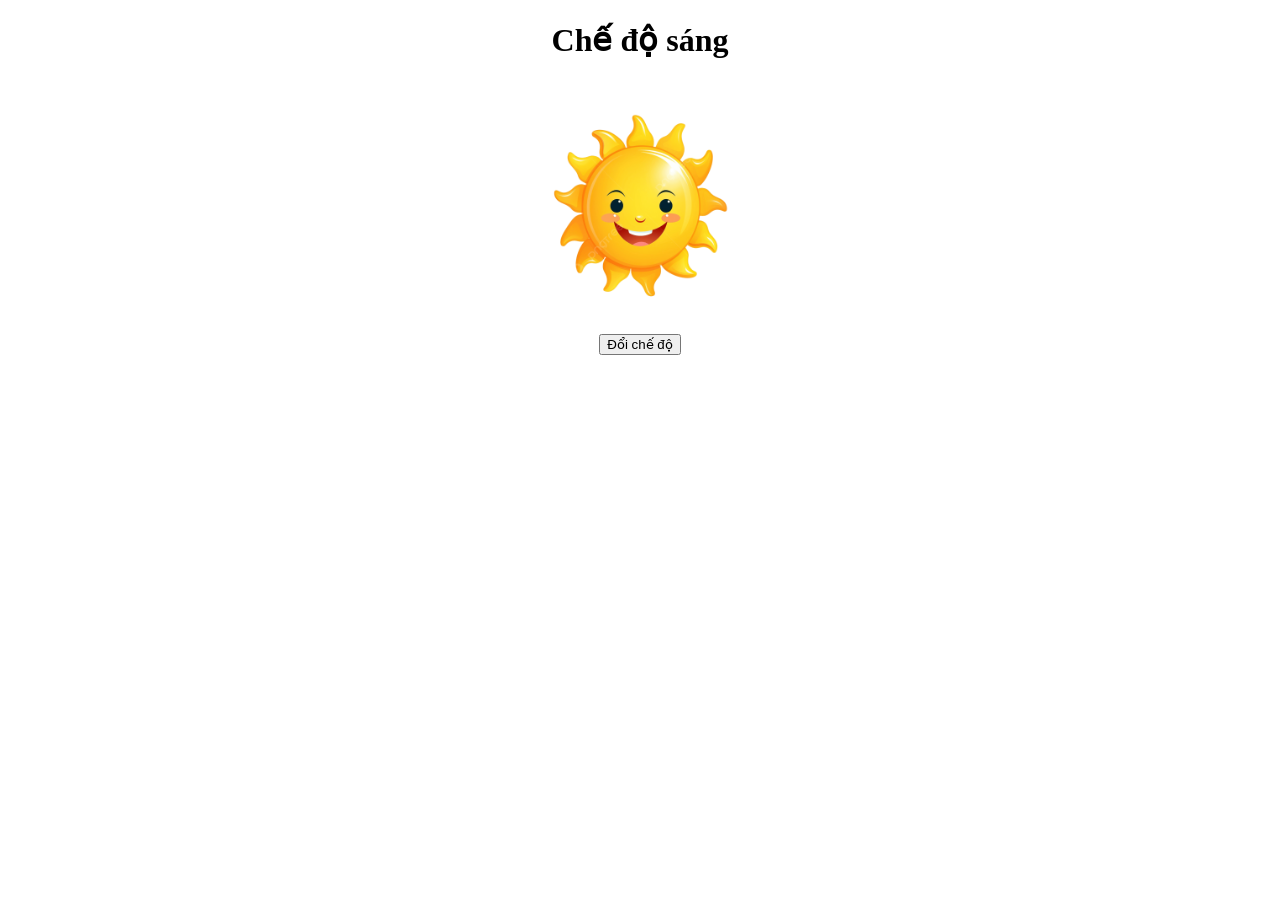
<file: bai9 -javascript/index.html>
<!doctype html>
<html lang="en">
  <head>
    <meta charset="UTF-8" />
    <meta name="viewport" content="width=device-width, initial-scale=1.0" />
    <title>Bài 9</title>
    <style>
      /* .khung {
        text-align: center;
      } */
      .che-do,
      .anh,
      .chuc-nang {
        display: flex;
        justify-content: center;
      }
      img {
        width: 20%;
        margin: 0 auto;
      }
    </style>
  </head>
  <body>
    <div class="khung">
      <h1 class="che-do">Chế độ sáng</h1>
      <img class="anh" src="mattroi.png" alt="" />
      <div class="chuc-nang">
        <button onclick="doiCheDo()">Đổi chế độ</button>
      </div>
    </div>
    <script>
      // cheDo (boolean: true-sáng / false tối)
      var cheDo = true;
      function doiCheDo() {
        if (cheDo) {
          document.getElementsByTagName("body")[0].style =
            "background-color: black";
          document.getElementsByClassName("che-do")[0].style = "color: white";
          document.getElementsByClassName("che-do")[0].innerHTML = "Chế độ tối";
          document.getElementsByTagName("img")[0].src = "mattrang.png";
          cheDo = false;
        } else {
          document.getElementsByTagName("body")[0].style =
            "background-color: white";
          document.getElementsByClassName("che-do")[0].style = "color: black";
          document.getElementsByClassName("che-do")[0].innerHTML =
            "Chế độ sáng";
          document.getElementsByTagName("img")[0].src = "mattroi.png";
          cheDo = true;
        }
      }
    </script>
  </body>
</html>
</file>
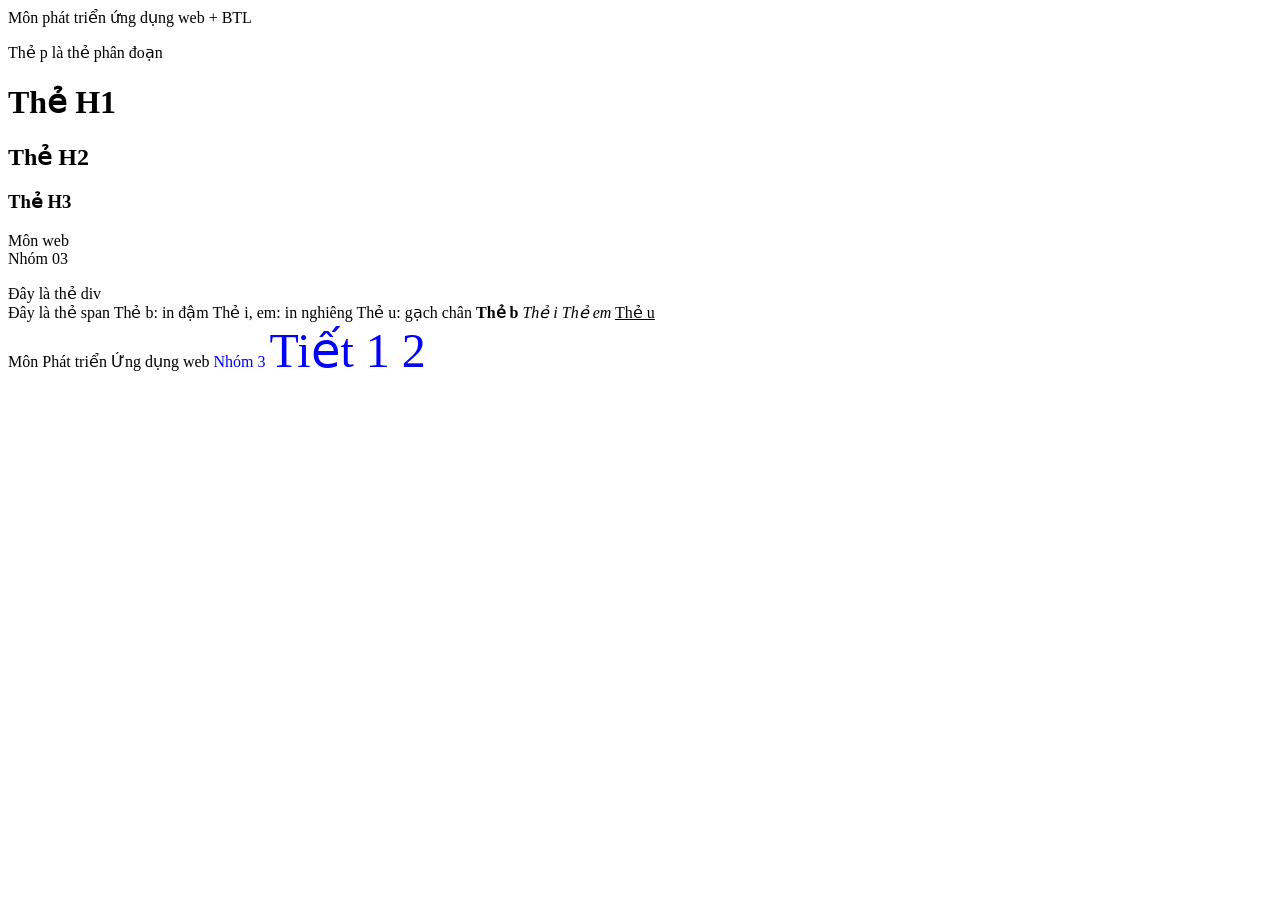
<file: Bai_1/index.html>
<!DOCTYPE html>
<html lang="en">
    <head>
        <meta charset="UTF-8">
        <meta name="viewport" content="width=device-width, initial-scale=1.0">
        <title>Bài 1 html</title>
    </head>
    <body>
        Môn phát triển ứng dụng web + BTL
        <!-- để chú thích dùng 2 cách -->
        <!-- Cách 1: ctrl + k + c -->
        <!-- Cách 2: ctrl + / -->
        <!-- Đây là chú thích -->
        <p>Thẻ p là thẻ phân đoạn</p>

        <!-- Thẻ h là thẻ định dạng đề mục -->
        <h1>Thẻ H1</h1>
        <h2>Thẻ H2</h2>
        <h3>Thẻ H3</h3>

        <!-- Thẻ br để xuống dòng -->
        <p>Môn web <br> Nhóm 03</p>

        <!-- Thẻ div và span để phân chia đoạn -->
        <div>Đây là thẻ div</div>
        <span>Đây là thẻ span</span>

        Thẻ b: in đậm
        Thẻ i, em: in nghiêng
        Thẻ u: gạch chân
        <b>Thẻ b</b>
        <i>Thẻ i</i>
        <em>Thẻ em</em>
        <u>Thẻ u</u>

        <div>
            <font face="verdana">Môn Phát triển Ứng dụng web</font>
            <font color="blue">Nhóm 3</font>
            <font size="7" face="verdana" color="blue">Tiết 1 2</font>
        </div>
    </body>
</html>
</file>
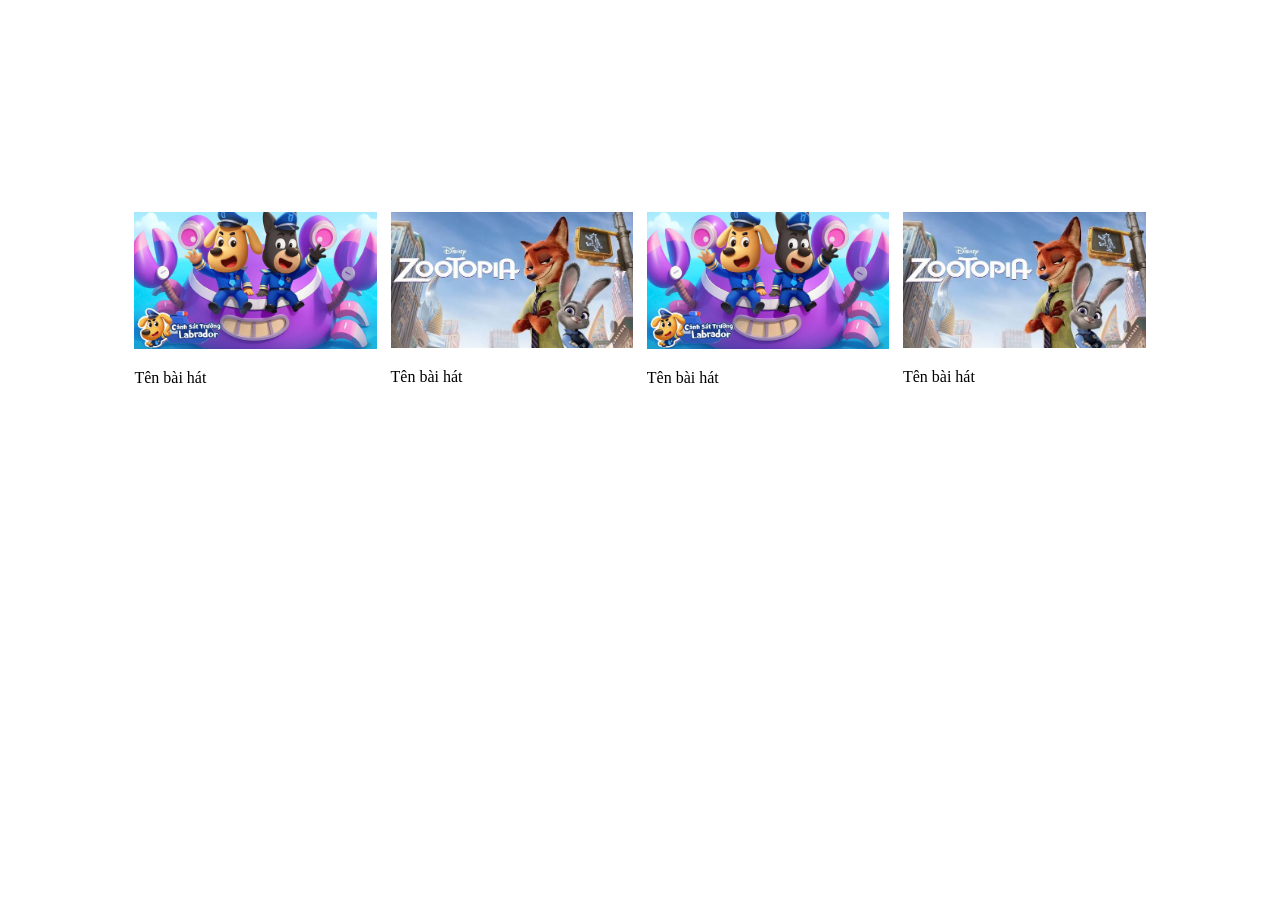
<file: Bai_10/index.html>
<!doctype html>
<html lang="en">
  <head>
    <meta charset="UTF-8" />
    <meta name="viewport" content="width=device-width, initial-scale=1.0" />
    <title>Ví dụ đổi video</title>
    <style>
      .video {
        width: 50%;
        margin: auto;
      }

      .danh-sach {
        width: 80%;
        display: flex;
        margin: 50px auto;
        justify-content: space-between;
      }

      .anh {
        width: 24%;
        img {
          width: 100%;
        }
      }
    </style>
  </head>
  <body>
    <!-- màn xem -->
    <div class="video">
      <iframe
        src="https://www.youtube.com/embed/vGvCnjY_4Tc?si=f1wDQeMXsUGVcwdC"
        title="YouTube video player"
        frameborder="0"
        allow="
          accelerometer;
          autoplay;
          clipboard-write;
          encrypted-media;
          gyroscope;
          picture-in-picture;
          web-share;
        "
        referrerpolicy="strict-origin-when-cross-origin"
        allowfullscreen
      ></iframe>
      <p class="ten"></p>
    </div>

    <div class="danh-sach">
      <div class="anh" onclick="chonVid(1)">
        <img src="./assets/banner.jpg" alt="" />
        <p>Tên bài hát</p>
      </div>
      <div class="anh" onclick="chonVid(2)">
        <img src="./assets/zootopia.jpg" alt="" />
        <p>Tên bài hát</p>
      </div>
      <div class="anh" onclick="chonVid(3)">
        <img src="./assets/banner.jpg" alt="" />
        <p>Tên bài hát</p>
      </div>
      <div class="anh" onclick="chonVid(4)">
        <img src="./assets/zootopia.jpg" alt="" />
        <p>Tên bài hát</p>
      </div>
    </div>

    <script>
      var danhSachVid = [
        {
          id: 1,
          ten: "Tower Defence 1",
          duongDanAnh: "/assets/banner.jpg",
          duongDanYoutube:
            "https://www.youtube.com/embed/vGvCnjY_4Tc?si=f1wDQeMXsUGVcwdC",
        },
        {
          id: 2,
          ten: "Tower Defence 2",
          duongDanAnh: "/assets/zootopia.jpg",
          duongDanYoutube:
            "https://www.youtube.com/embed/Y0c3nKWhlIA?si=kHUSq6Y0BI7gB_X2",
        },
        {
          id: 3,
          ten: "Tower Defence 3",
          duongDanAnh: "/assets/banner.jpg",
          duongDanYoutube:
            "https://www.youtube.com/embed/vGvCnjY_4Tc?si=f1wDQeMXsUGVcwdC",
        },
        {
          id: 4,
          ten: "Tower Defence 4",
          duongDanAnh: "/assets/zootopia.jpg",
          duongDanYoutube:
            "https://www.youtube.com/embed/Y0c3nKWhlIA?si=kHUSq6Y0BI7gB_X2",
        },
      ];

      function chonVid(id) {
        for (let i = 0; i < danhSachVid.length; i++) {
          if (danhSachVid[i].id == id) {
            document.getElementsByClassName("ten")[0].innerHTML =
              danhSachVid[i].ten;
            document.getElementsByTagName("video")[0].src =
              danhSachVid[i].duongDanYoutube;
          }
        }
      }
    </script>
  </body>
</html>
</file>
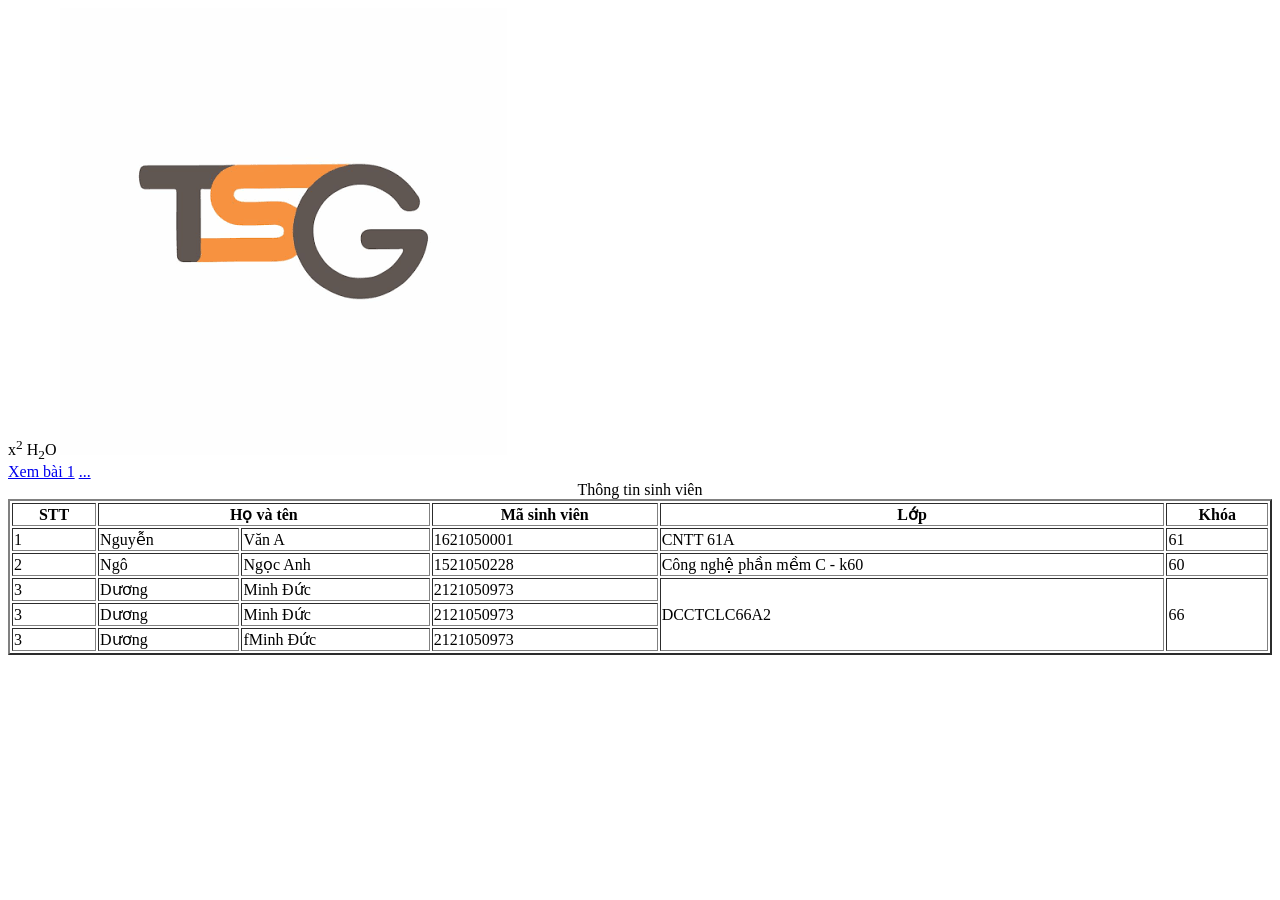
<file: Bai_2/index.html>
<!DOCTYPE html>
<html lang="en">
    <head>
        <meta charset="UTF-8">
        <meta name="viewport" content="width=device-width, initial-scale=1.0">
        <title>Bài 2</title>
    </head>
    <body>
        <div>
            <!-- Định dạng chỉ số trên -->
            x<sup>2</sup>
            <!-- Định dạng chỉ số dưới -->
            H<sub>2</sub>O

            <!-- Chèn ảnh -->
            <!-- <img src="./assets/images.png" alt=""> -->
            <img src="../assets/images.png" alt="">
        </div>

        <!-- Thẻ liên kết -->
        <a href="../Bai_1/index.html">Xem bài 1</a>
        <a href="https://daotaodaihoc.humg.edu.vn/#/home">...</a>

        <!-- Bảng -->
        <!-- Định nghĩa bảng -->
        <table border="2" width="100%">  <!--border: đường kẻ bảng (độ đậm)-->
            <!-- Tiêu đề bảng -->
            <caption>Thông tin sinh viên</caption>
            <tr>
                <th>STT</th>
                <th colspan="2">Họ và tên</th>
                <th>Mã sinh viên</th>
                <th>Lớp</th>
                <th>Khóa</th>
            </tr>
            <tr>
                <td>1</td>
                <td>Nguyễn</td>
                <td>Văn A</td>
                <td>1621050001</td>
                <td>CNTT 61A</td>
                <td>61</td>
            </tr>
            <tr>
                <td>2</td>
                <td>Ngô</td>
                <td>Ngọc Anh</td>
                <td>1521050228</td>
                <td>Công nghệ phần mềm C - k60</td>
                <td>60</td>
            </tr>
            <tr>
                <td>3</td>
                <td>Dương</td>
                <td>Minh Đức</td>
                <td>2121050973</td>
                <td rowspan="3">DCCTCLC66A2</td>  
                <td rowspan="3">66</td>  <!--Gộp hàng-->
            </tr>
            <tr>
                <td>3</td>
                <td>Dương</td>
                <td>Minh Đức</td>
                <td>2121050973</td>
            </tr>
            <tr>
                <td>3</td>
                <td>Dương</td>
                <td>fMinh Đức</td>
                <td>2121050973</td>
            </tr>
        </table>

    </body>
</html>
</file>
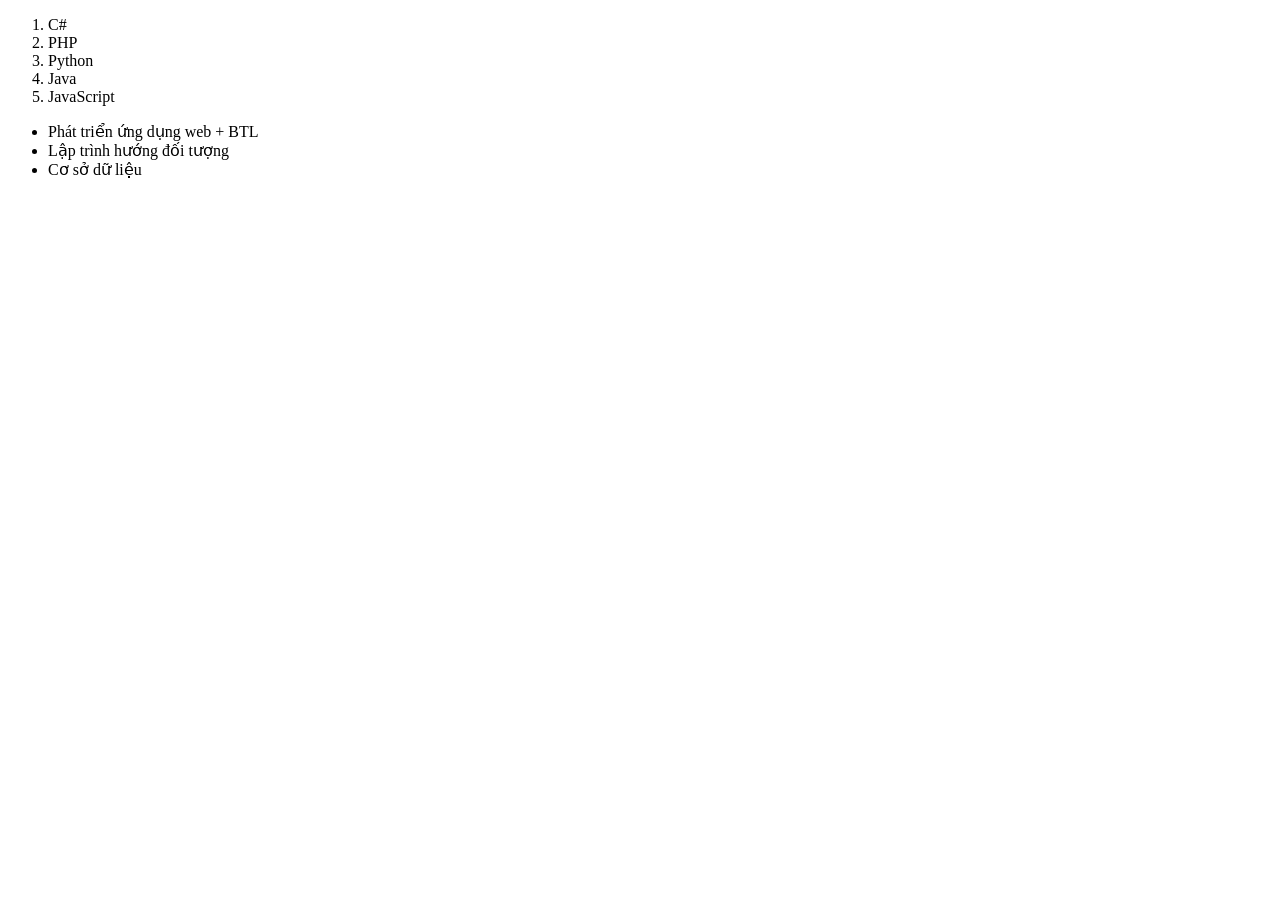
<file: Bai_3/index.html>
<!DOCTYPE html>
<html lang="en">
<head>
    <meta charset="UTF-8">
    <meta name="viewport" content="width=device-width, initial-scale=1.0">
    <title>Document</title>
</head>
<body>
    <!-- Danh sách có thứ tự -->
    <ol start="1">
        <li>C#</li>
        <li>PHP</li>
        <li>Python</li>
        <li>Java</li>
        <li>JavaScript</li>
    </ol>

    <!-- Danh sách không thứ tự -->
    <ul>
        <li>Phát triển ứng dụng web + BTL</li>
        <li>Lập trình hướng đối tượng</li>
        <li>Cơ sở dữ liệu</li>
    </ul>

    
</body>
</html>
</file>
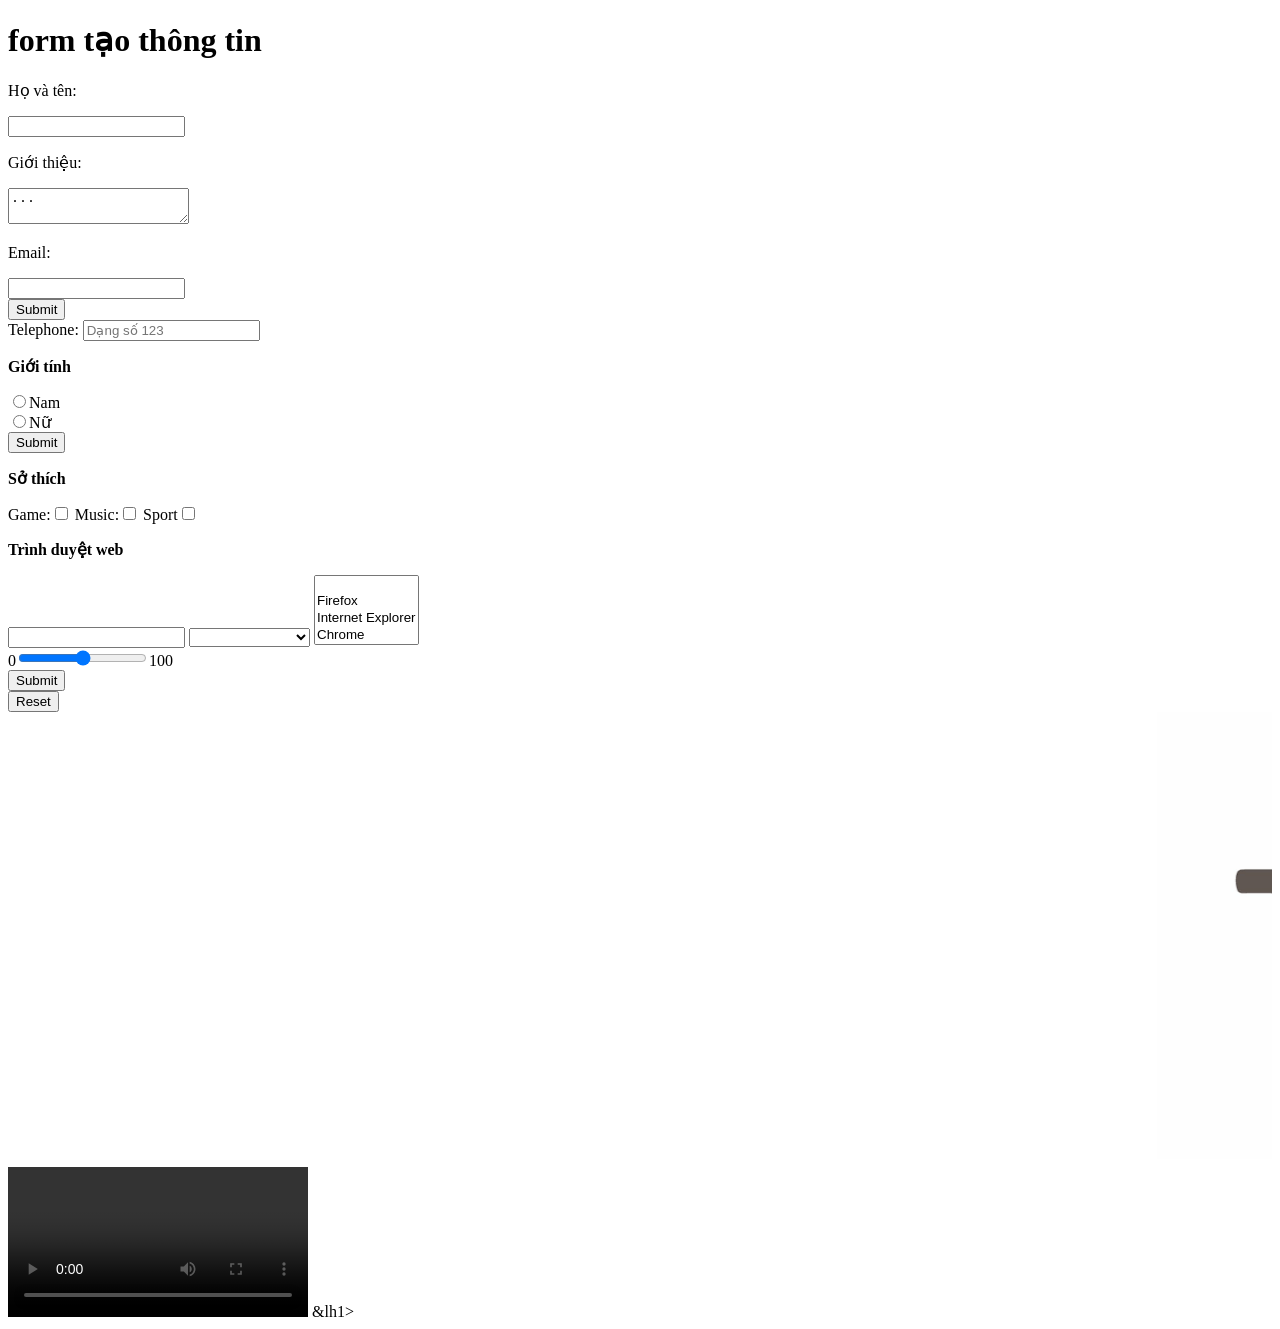
<file: Bai_4/index.html>
<!DOCTYPE html>
<html lang="en">
<head>
    <meta charset="UTF-8">
    <meta name="viewport" content="width=device-width, initial-scale=1.0">
    <title>Bài 4</title>
</head>
<body>
    <h1>form tạo thông tin</h1>
    <form action="">
        <div>
            <!-- input nếu không truyền type thì type sẽ mặc định là text -->
        <p>Họ và tên:</p> <input type="text" name="fullName">
        </div>
        <div>
            <p>Giới thiệu:</p>
            <textarea name="" id="">...</textarea>
        </div>
        <div>
            <p>Email:</p> <input type="email" name="email">
        </div>
        <div>
            <input type="submit" name="">
        </div>
        <div>
            Telephone: <input type="tel" name="phone" placeholder="Dạng số 123" pattern="([0-9]{1}(-[0-9]{3})(-[0-9]{3})(-[0-9]{4}))">
            <!-- Số đầu: 0
            Số tiếp: 9,3,6,8
            8 số cuối: 0-9  
            -->
            <!-- Telephone: <input type="tel" name="phone" placeholder="Dạng số 123" required pattern="(([0]{1})([3,6,9,8]{1})([0-9]{8}))"> -->
        </div>
        <div>
            <p><b>Giới tính</b></p> 
            <input type="radio" name="gender">Nam <br>
            <input type="radio" name="gender">Nữ <br>
        </div>
        <div>
            <input type="submit">
        </div>
        <div>
            <p><b>Sở thích</b></p>
            Game:<input type="checkbox" name="soThich" value="game">
            Music:<input type="checkbox" name="soThich" value="music">
            Sport<input type="checkbox" name="soThich" value="sport">
        </div>
    </form>

    <!-- List & datalist -->
    <p><b>Trình duyệt web</b></p>
    <input type="text" list="browsers"> <!--list phải có giá trị bằng id của datalist-->
    <datalist id="browsers">
        <option value="Internet Explorer"></option>
        <option value="Firefox"></option>
        <option value="Chrome"></option>
        <option value="Opera"></option>
    </datalist>

    <!-- Selection list -->
    <select name="browsers" id="">
        <option value=""></option>
        <option value="Firefox">Firefox</option>
        <option value="Internet Explorer">Internet Explorer</option>
        <option value="Chrome">Chrome</option>
        <option value="Opera">Opera</option>
        <option value="Safari">Safari</option>
        <option value="Cốc Cốc">Cốc Cốc</option>
    </select>
    <select name="browsers" multiple id="">
        <option value=""></option>
        <option value="Firefox">Firefox</option>
        <option value="Internet Explorer">Internet Explorer</option>
        <option value="Chrome">Chrome</option>
        <option value="Opera">Opera</option>
        <option value="Safari">Safari</option>
        <option value="Cốc Cốc">Cốc Cốc</option>
    </select>

    <div>
        0<input type="range" id="a" value="50">100
    </div>

    <div>
        <input type="submit">
    </div>
    <div>
        <input type="reset">
    </div>

    <!-- <iframe src="../Bai_1/index.html" width="560" height="315" allowfullscreen frameborder="0"></iframe> -->

    <!-- Tạo một nội dung chạy tự động chạy -->
    <marquee behavior="" direction="">
        <img src="../assets/images.png" alt="">
    </marquee>

    <!-- <audio src="" controls>
        <source src="" type="audio/mp4">
    </audio> -->
    <video controls>
        <source src="../assets/Tower Defence 2025-06-18 15-46-06.mp4" type="video/mp4">
    </video>
    <!-- Ký tự đặc biệt -->
    &lh1></h1>
</body>
</html>
</file>
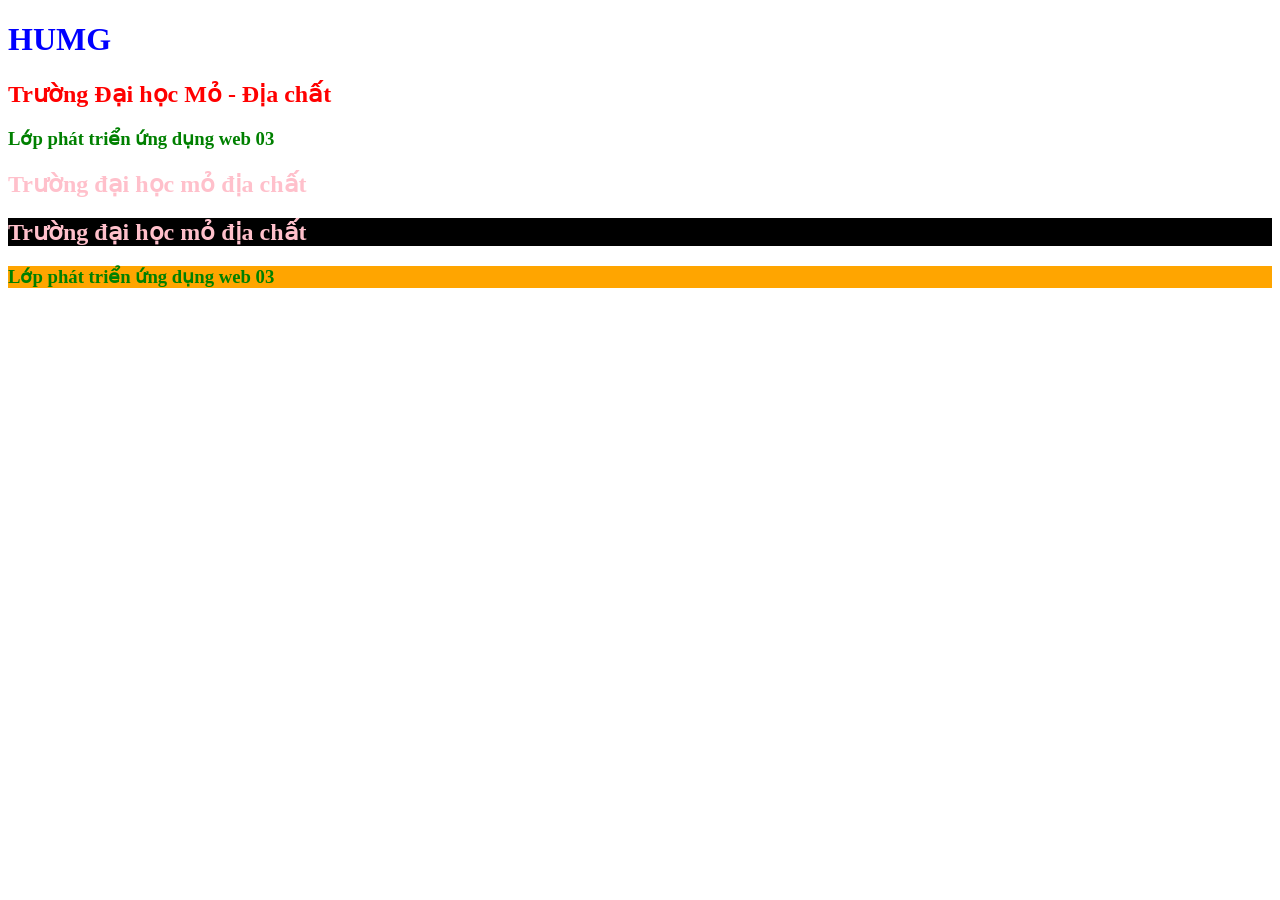
<file: Bai_5/index.html>
<!DOCTYPE html>
<html lang="en">
<head>
    <meta charset="UTF-8">
    <meta name="viewport" content="width=device-width, initial-scale=1.0">
    <title>Bài 5</title>
    <style>
        /* Internal style */
        h2 {
            /* color dùng để qui định màu chữ */
            color: red;
        }
    </style> 
    <link rel="stylesheet" href="style.css" type="text/css">
</head>
<body>
    <!-- I. Các kiểu viết style -->
    <!-- Kiểu 1 viết style trong thẻ -->
    <!-- Loại 1: Inline style -->
    <h1 style="color: blue;">HUMG</h1>

    <!-- Kiểu 2 Viết ngoài thẻ -->
    <h2>Trường Đại học Mỏ - Địa chất</h2>

    <h3>Lớp phát triển ứng dụng web 03</h3>

    <!-- II. selector -->
    <!-- Cách 1: dùng tên thẻ -->

    <!-- Cách 2: dùng id -->
    <h2 id="tieuDe">Trường đại học mỏ địa chất</h2>

    <!-- Cách 3: dùng class (viết dấu . trước tên class) -->
    <h2 id="tieuDe" class="tieuDe">Trường đại học mỏ địa chất</h2>

    <!-- Cách 4:  -->
    <h3 class="tieuDe2">Lớp phát triển ứng dụng web 03</h3>
</body>
</html>
</file>
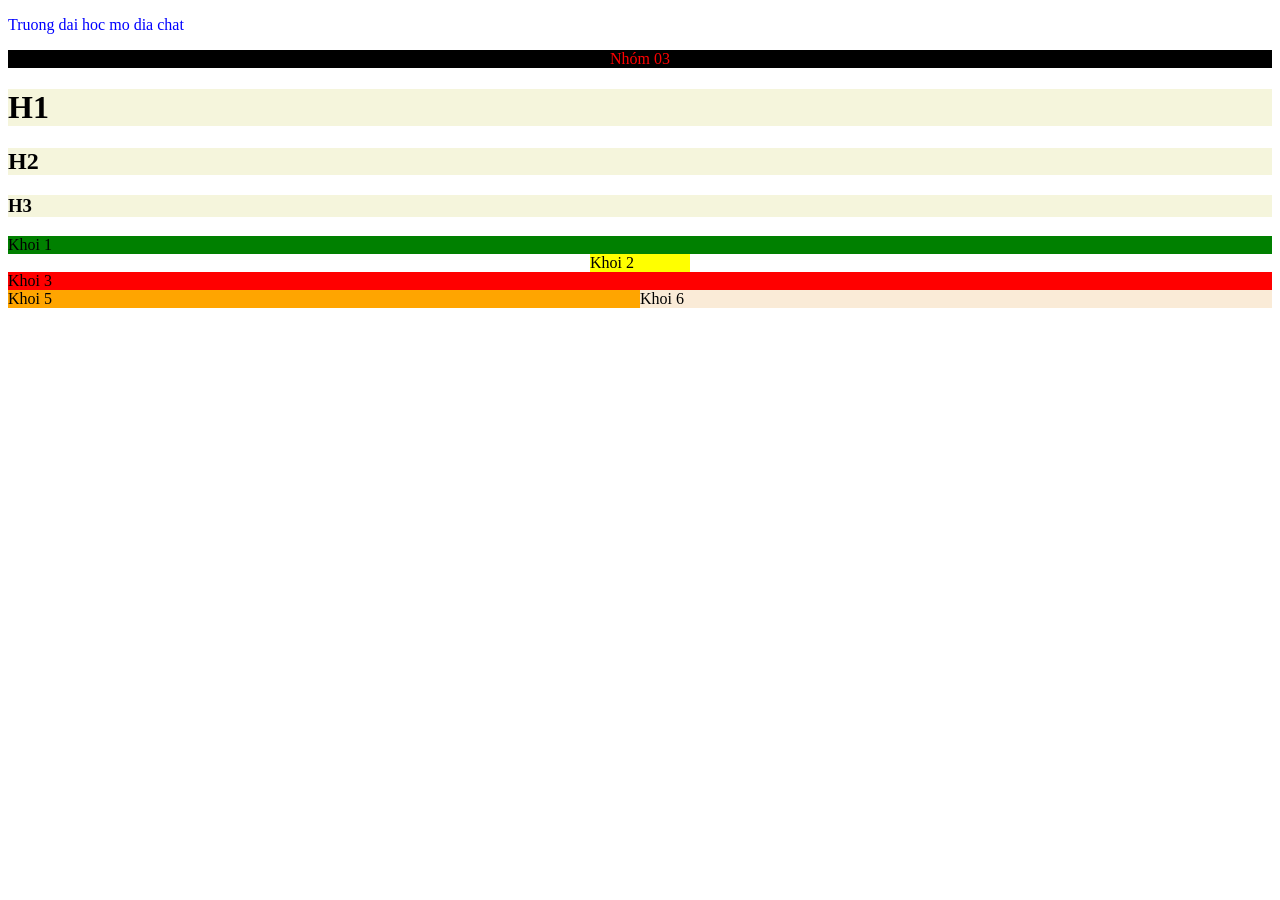
<file: Bai_6/index.html>
<!DOCTYPE html>
<html lang="en">
    <head>
        <meta charset="UTF-8">
        <meta name="viewport" content="width=device-width, initial-scale=1.0">
        <title>Document</title>
        <style>
            p {
                color: blue;
            }
            p.nhom {
                color: red;
                background: black;
                text-align: center;
            }

            /* Grouping */
            h1,h2,h3 {
                background-color: beige;
            }

            .khoi1 {
                background-color: green;

            }
            .khoi2 {
                background-color: yellow;
                /* 1 giá trị: cách đều xung quanh = giá trị đó */
                /* 2 giá trị: giá trị đầu tiên (Trên dưới), giá trị 2 (trái, phải) */
                /* 4 giá trị: giá trị đầu tiên (trên), giá trị 2 (phải), giá trị 3 (dưới), giá trị 4 (trái) */
                /* margin: 50px 200px 10px 100px;  */
                width: 100px;
                margin: auto;  /*căn giữa*/
                /* 1 giá trị: cách đều xung quanh = giá trị đó */
                /* 2 giá trị: giá trị đầu tiên (Trên dưới), giá trị 2 (trái, phải) */
                /* 4 giá trị: giá trị đầu tiên (trên), giá trị 2 (phải), giá trị 3 (dưới), giá trị 4 (trái) */
                /* padding: 50px; */
            }
            .khoi3 {
                background-color: red;
            }

            .khoi4 {
                background-color: gray;
                display: flex;
            }

            .khoi5 {
                background-color: orange;
                width: 50%;
            }

            .khoi6 {
                background-color: antiquewhite;
                width: 50%;
            }
        </style>
    </head>
    <body>
        <p>Truong dai hoc mo dia chat</p>
        <p class="nhom">Nhóm 03</p>

        <!-- Grouping -->
        <h1>H1</h1>
        <h2>H2</h2>
        <h3>H3</h3>
        <!-- Contextual -->

        <!-- Pseudo Class, Pseudo Element -->


        <!-- margin padding -->

        <div class="khoi1">Khoi 1</div>
        <div class="khoi2">Khoi 2</div>
        <div class="khoi3">Khoi 3</div>

        <div class="khoi4">
            <div class="khoi5">Khoi 5</div>
            <div class="khoi6">Khoi 6 </div>
        </div>
    </body>
</html>
</file>
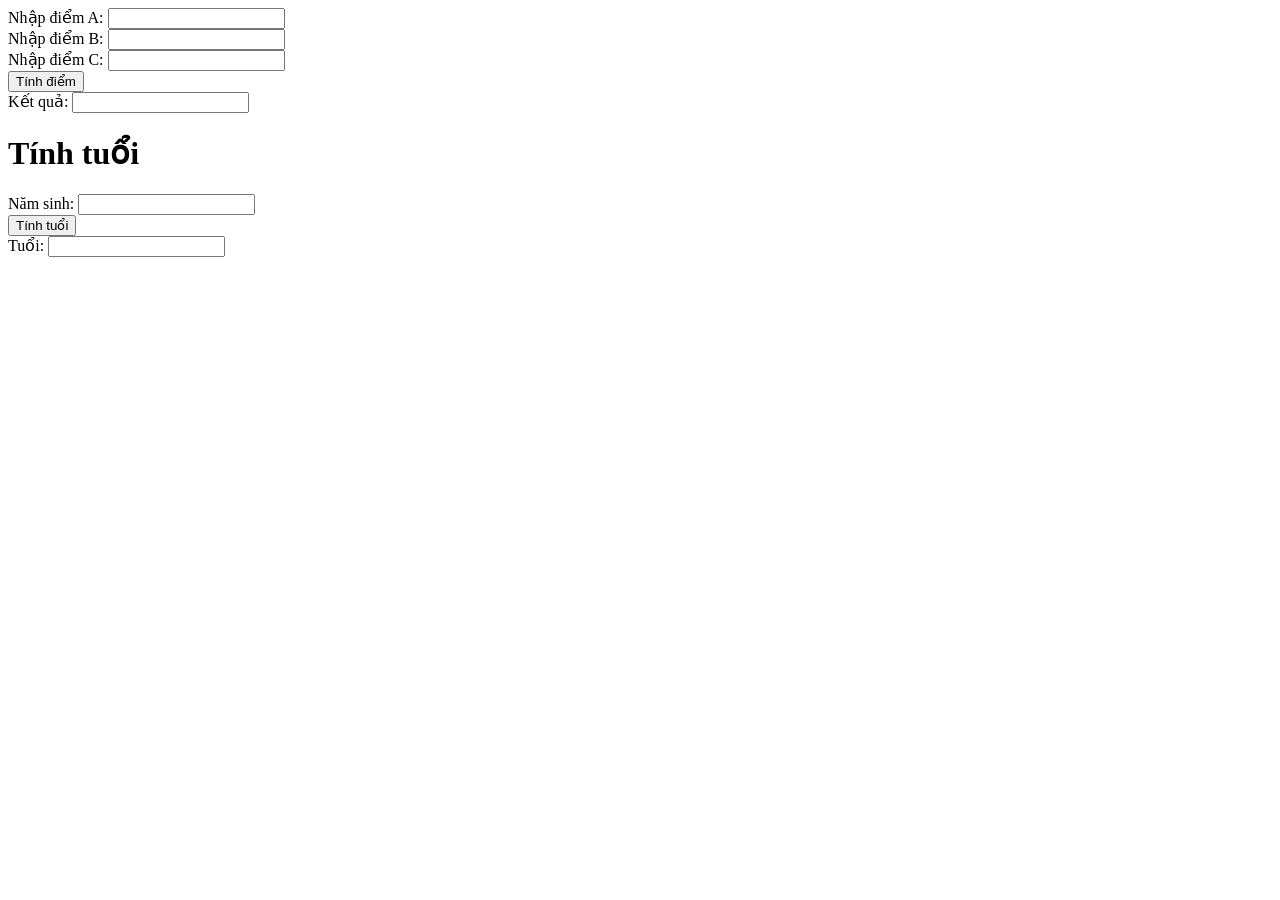
<file: Bai_8/index.html>
<!doctype html>
<html lang="en">
  <head>
    <meta charset="UTF-8" />
    <meta name="viewport" content="width=device-width, initial-scale=1.0" />
    <title>JavaScript</title>
  </head>
  <body>
    <div>Nhập điểm A: <input id="diemA" type="number" /></div>
    <div>Nhập điểm B: <input id="diemB" type="number" /></div>
    <div>Nhập điểm C: <input id="diemC" type="number" /></div>
    <div><button onclick="tinhDiem()">Tính điểm</button></div>
    <div>Kết quả: <input id="ketQua" type="text" /></div>
    <h1>Tính tuổi</h1>
    <div>Năm sinh: <input id="namSinh" type="number" /></div>
    <div><button onclick="tinhNamSinh()">Tính tuổi</button></div>
    <div>Tuổi: <input id="tuoi" type="text" /></div>
    <script>
      // Chuyển chuỗi thành số: parseInt("42.33") parseFloat("42.33")

      // function

      // khong tham so
      // function sayHello() {
      //   document.write("Hello");
      // }

      // sayHello();

      // document.write("<br>");

      // //   co tham so
      // function sayHello2(ten) {
      //   document.write("Xin chao ban ", ten);
      // }

      // sayHello2("Abc");

      // document.write("<br>");

      // var a = prompt("Nhap so thu 1");
      // var b = prompt("Nhap so thu 2");

      // function tinhTong(a, b) {
      //   if ((a >= "0" && a <= 9) || (b >= "0" && b <= "9")) {
      //     Number(a);
      //     Number(b);
      //   } else if (isNaN(a) || isNaN(b)) {
      //     alert("Vui long nhap so");
      //   } else {
      //     var tong = a + b;
      //     document.write(tong);
      //   }
      // }
      // tinhTong(a, b);

      // Viết hàm tính điểm chữ dựa trên 3 đầu điểm (A, B, C)
      // tong = A * 0.6 + B * 0.3 + C * 0.1 => Điểm chữ tương ứng
      /* var a = prompt("Nhập điểm A: ");
      var b = prompt("Nhập điểm B: ");
      var c = prompt("Nhập điểm C: ");
      tong = a * 0.6 + b * 0.3 + c * 0.1;
      function tinhDiem() {
        document.write("Điểm: ", tong);
        document.writeln("<br>");
        if (tong >= 9.0 && tong <= 10.0) {
          document.write("A+");
        } else if (tong >= 8.5 && tong < 9.0) {
          document.write("A");
        } else if (tong >= 8.0 && tong < 8.5) {
          document.write("B+");
        } else if (tong >= 7.0 && tong < 8.0) {
          document.write("B");
        } else if (tong >= 6.5 && tong < 7.0) {
          document.write("C+");
        } else if (tong >= 5.5 && tong < 6.5) {
          document.write("C");
        } else if (tong >= 5.0 && tong < 5.5) {
          document.write("D+");
        } else if (tong >= 4.0 && tong < 5.0) {
          document.write("D");
        } else {
          document.write("F");
        }
      }

      tinhDiem(); */

      function tinhDiem() {
        // diemA
        var a = parseFloat(document.getElementById("diemA").value);
        // diemB
        var b = parseFloat(document.getElementById("diemB").value);
        // diemC
        var c = parseFloat(document.getElementById("diemC").value);

        document.getElementById("ketQua").value = tinhDiemChu(a, b, c);
      }
      function tinhDiemChu(a, b, c) {
        var tong = a * 0.6 + b * 0.3 + c * 0.1;
        // document.write("Điểm: ", tong);
        // document.writeln("<br>");
        if (tong >= 9.0 && tong <= 10.0) {
          kq = "A+";
        } else if (tong >= 8.5 && tong < 9.0) {
          kq = "A";
        } else if (tong >= 8.0 && tong < 8.5) {
          kq = "B+";
        } else if (tong >= 7.0 && tong < 8.0) {
          kq = "B";
        } else if (tong >= 6.5 && tong < 7.0) {
          kq = "C+";
        } else if (tong >= 5.5 && tong < 6.5) {
          kq = "C";
        } else if (tong >= 5.0 && tong < 5.5) {
          kq = "D+";
        } else if (tong >= 4.0 && tong < 5.0) {
          kq = "D";
        } else {
          kq = "F";
        }
        return kq;
      }

      // tinhDiemChu(a, b, c);

      // Nhập năm sinh in số tuổi
      function tinhNamSinh() {
        var namSinh = parseInt(document.getElementById("namSinh").value);

        var thoiGian = new Date();
        var namNay = thoiGian.getFullYear();

        var tuoi = namNay - namSinh;

        document.getElementById("tuoi").value = tuoi;
      }
    </script>
  </body>
</html>
</file>
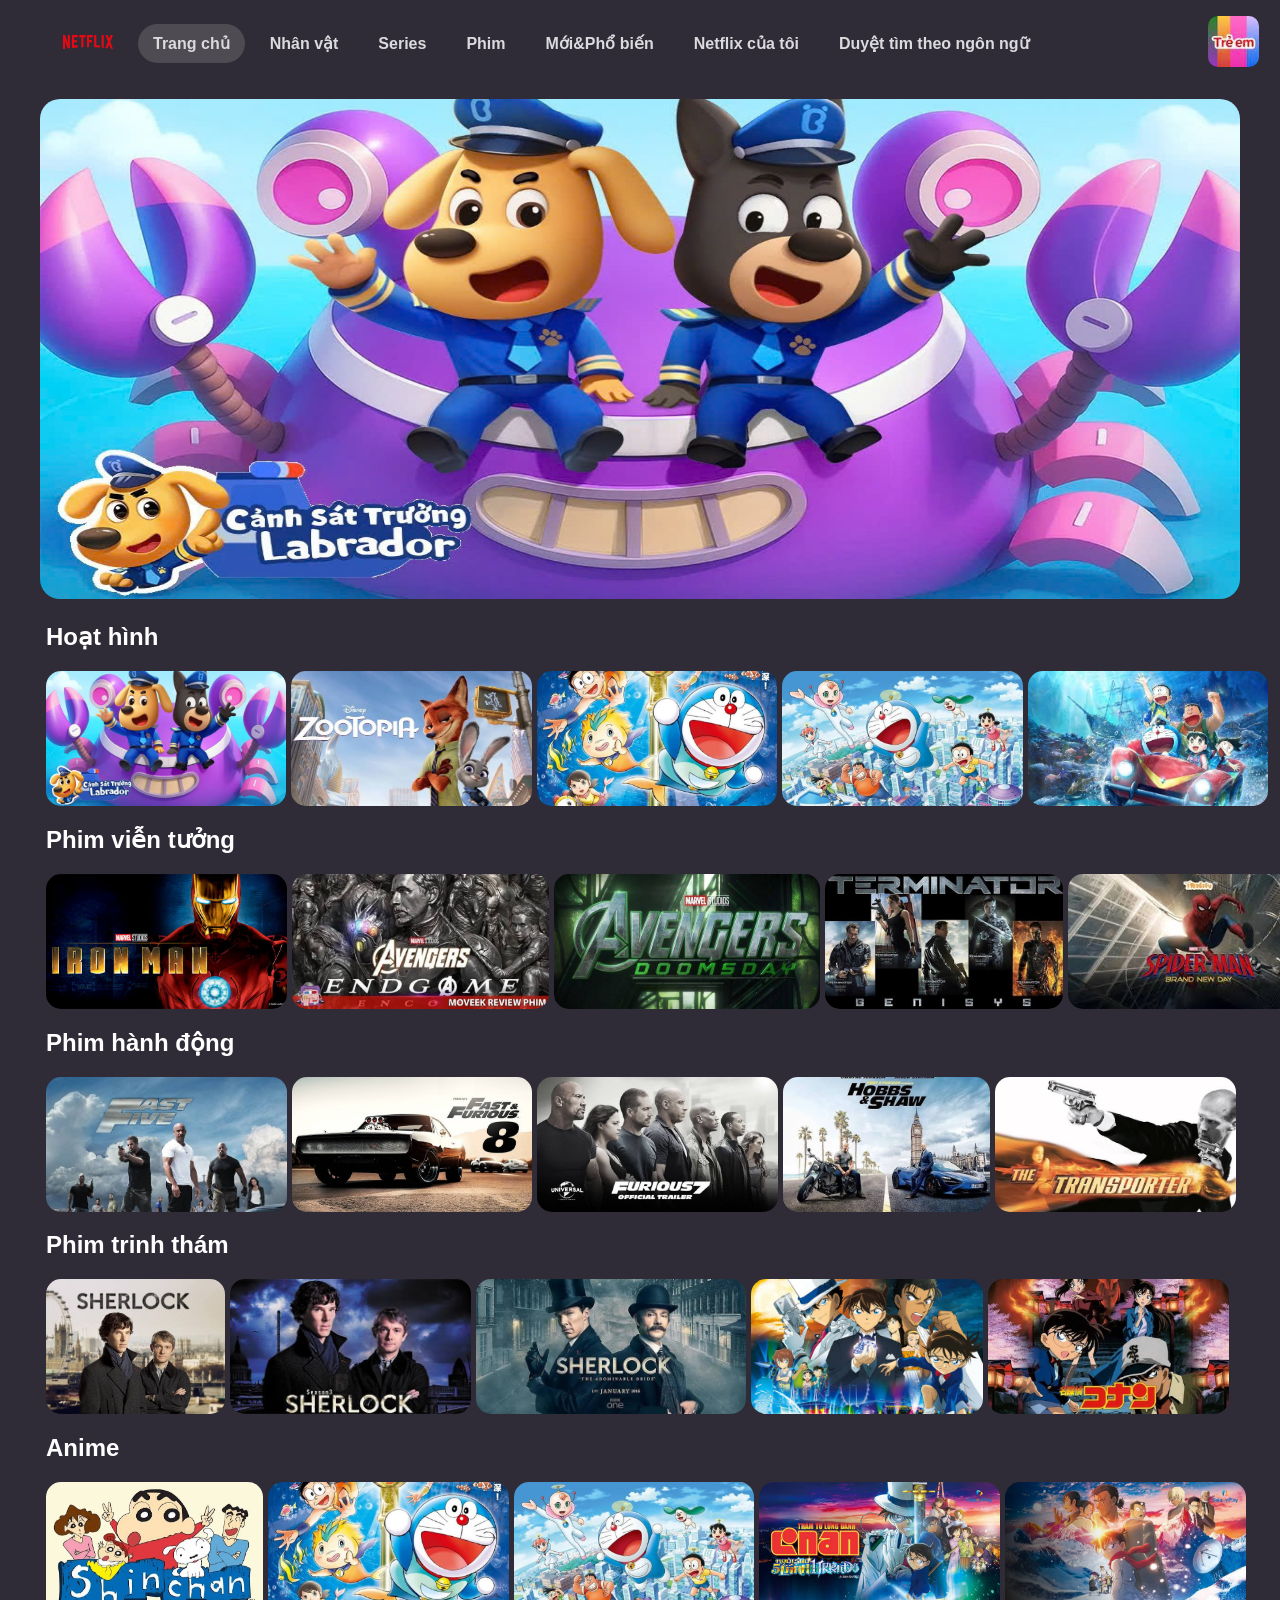
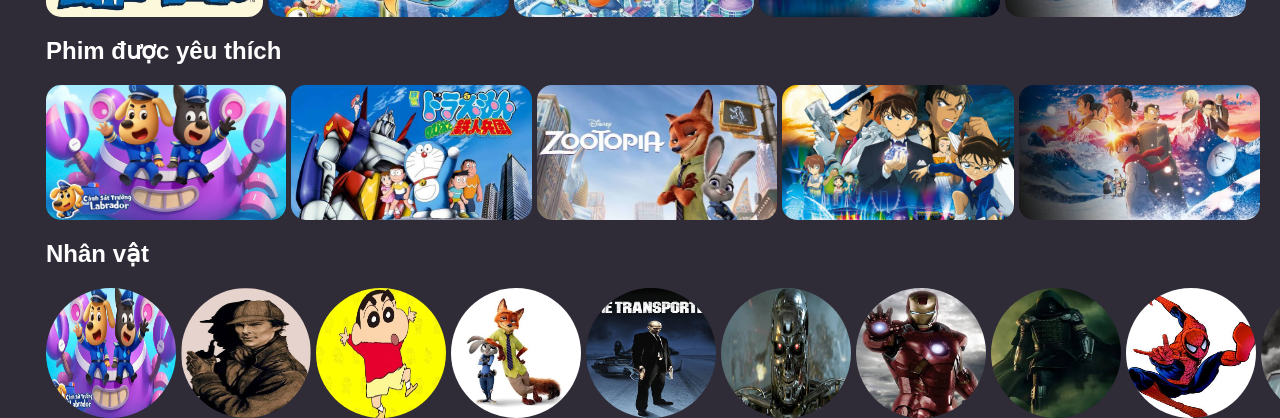
<file: netflix/index.html>
<!doctype html>
<html lang="en">
  <head>
    <meta charset="UTF-8" />
    <meta name="viewport" content="width=device-width, initial-scale=1.0" />
    <title>Document</title>
    <link rel="stylesheet" href="style.css" />
  </head>
  <body style="height: 50000">
    <header>
      <nav class="danh-muc">
        <ul class="danh-sach-muc">
          <li class="muc">
            <a class="lien-ket-muc" href="#!"
              ><img src="./assets/logo.svg" alt="" class="logo"
            /></a>
          </li>
          <li class="muc dang-chon">
            <a class="lien-ket-muc" href="#!">Trang chủ</a>
          </li>
          <li class="muc"><a class="lien-ket-muc" href="#!">Nhân vật</a></li>
          <li class="muc"><a class="lien-ket-muc" href="#!">Series</a></li>
          <li class="muc"><a class="lien-ket-muc" href="#!">Phim</a></li>
          <li class="muc">
            <a class="lien-ket-muc" href="#!">Mới&Phổ biến</a>
          </li>
          <li class="muc">
            <a class="lien-ket-muc" href="#!">Netflix của tôi</a>
          </li>
          <li class="muc">
            <a class="lien-ket-muc" href="#!">Duyệt tìm theo ngôn ngữ</a>
          </li>
        </ul>
      </nav>
      <div class="chuc-nang">
        <div class="tim-kiem"></div>
        <div class="thong-tin">
          <img class="avatar" src="./assets/avatar.jpg" alt="" />
        </div>
      </div>
    </header>

    <main>
      <div class="banner" onclick="xemTrailer()">
        <img class="banner-anh" src="./assets/banner.jpg" alt="" />
      </div>
      <div class="banner" style="display: none">
        <iframe
          class="banner-anh"
          src="https://www.youtube.com/embed/vGvCnjY_4Tc?si=f1wDQeMXsUGVcwdC"
          title="YouTube video player"
          frameborder="0"
          allow="
            accelerometer;
            autoplay;
            clipboard-write;
            encrypted-media;
            gyroscope;
            picture-in-picture;
            web-share;
          "
          referrerpolicy="strict-origin-when-cross-origin"
          allowfullscreen
        ></iframe>
      </div>
      <div class="danh-sach-the-loai">
        <div class="the-loai">
          <div class="ten-the-loai">
            <h2>Hoạt hình</h2>
            <div class="danh-sach-phim">
              <div class="phim">
                <img
                  class="phim-poster"
                  onclick="doiBanner(0)"
                  src="./assets/banner.jpg"
                />
                <img
                  class="phim-poster"
                  onclick="doiBanner(1)"
                  src="./assets/zootopia.jpg"
                />
                <img
                  class="phim-poster"
                  onclick="doiBanner(2)"
                  src="./assets/doraemonnguoica.jpg"
                />
                <img
                  class="phim-poster"
                  onclick="doiBanner(3)"
                  src="./assets/doraemontihon.jpg"
                />
                <img
                  class="phim-poster"
                  onclick="doiBanner(4)"
                  src="./assets/doraemonlaudau.jpg"
                />
              </div>
            </div>
          </div>
        </div>

        <div class="the-loai">
          <div class="ten-the-loai">
            <h2>Phim viễn tưởng</h2>
            <div class="danh-sach-phim">
              <div class="phim">
                <img
                  class="phim-poster"
                  onclick="doiBanner(11)"
                  src="./assets/ironman1.jpg"
                />
                <img
                  class="phim-poster"
                  onclick="doiBanner(12)"
                  src="./assets/endgame.jpg"
                />
                <img
                  class="phim-poster"
                  onclick="doiBanner(13)"
                  src="./assets/doomsday.jpg"
                />
                <img
                  class="phim-poster"
                  onclick="doiBanner(14)"
                  src="./assets/terminator.jpg"
                />
                <img
                  class="phim-poster"
                  onclick="doiBanner(15)"
                  src="./assets/brandnewday.jpg"
                />
              </div>
            </div>
          </div>
        </div>

        <div class="the-loai">
          <div class="ten-the-loai">
            <h2>Phim hành động</h2>
            <div class="danh-sach-phim">
              <div class="phim">
                <img
                  class="phim-poster"
                  onclick="doiBanner(16)"
                  src="./assets/fast5.jpg"
                />
                <img
                  class="phim-poster"
                  onclick="doiBanner(17)"
                  src="./assets/fast_furious8.jpg"
                />
                <img
                  class="phim-poster"
                  onclick="doiBanner(18)"
                  src="./assets/furious7.jpg"
                />
                <img
                  class="phim-poster"
                  onclick="doiBanner(19)"
                  src="./assets/hobb_shaw.jpg"
                />
                <img
                  class="phim-poster"
                  onclick="doiBanner(22)"
                  src="./assets/thetransporter.jpg"
                />
              </div>
            </div>
          </div>
        </div>

        <div class="the-loai">
          <div class="ten-the-loai">
            <h2>Phim trinh thám</h2>
            <div class="danh-sach-phim">
              <div class="phim">
                <img
                  class="phim-poster"
                  onclick="doiBanner(20)"
                  src="./assets/sherlock1.jpg"
                />
                <img
                  class="phim-poster"
                  onclick="doiBanner(21)"
                  src="./assets/sherlock3.jpg"
                />
                <img
                  class="phim-poster"
                  onclick="doiBanner(23)"
                  src="./assets/sherlock.jpg"
                />
                <img
                  class="phim-poster"
                  onclick="doiBanner(5)"
                  src="./assets/conan23.jpg"
                />
                <img
                  class="phim-poster"
                  onclick="doiBanner(6)"
                  src="./assets/mecungthanhphoco.jpg"
                />
              </div>
            </div>
          </div>
        </div>

        <div class="the-loai">
          <div class="ten-the-loai">
            <h2>Anime</h2>
            <div class="danh-sach-phim">
              <div class="phim">
                <img
                  class="phim-poster"
                  onclick="doiBanner(24)"
                  src="./assets/shin.jpg"
                />
                <img
                  class="phim-poster"
                  onclick="doiBanner(2)"
                  src="./assets/doraemonnguoica.jpg"
                />
                <img
                  class="phim-poster"
                  onclick="doiBanner(3)"
                  src="./assets/doraemontihon.jpg"
                />
                <img
                  class="phim-poster"
                  onclick="doiBanner(5)"
                  src="./assets/ngoisao5canh.jpg"
                />
                <img
                  class="phim-poster"
                  onclick="doiBanner(9)"
                  src="./assets/conan.jpg"
                />
              </div>
            </div>
          </div>
        </div>

        <div class="the-loai">
          <div class="ten-the-loai">
            <h2>Phim được yêu thích</h2>
            <div class="danh-sach-phim">
              <div class="phim">
                <img
                  class="phim-poster"
                  onclick="doiBanner(0)"
                  src="./assets/banner.jpg"
                />
                <img
                  class="phim-poster"
                  onclick="doiBanner(10)"
                  src="./assets/binhdoannguoisat.jpg"
                />
                <img
                  class="phim-poster"
                  onclick="doiBanner(1)"
                  src="./assets/zootopia.jpg"
                />
                <img
                  class="phim-poster"
                  onclick="doiBanner(5)"
                  src="./assets/conan23.jpg"
                />
                <img
                  class="phim-poster"
                  onclick="doiBanner(9)"
                  src="./assets/conan.jpg"
                />
              </div>
            </div>
          </div>
        </div>

        <div class="the-loai">
          <div class="ten-the-loai">
            <h2>Nhân vật</h2>
            <div class="danh-sach-nhan-vat">
              <div class="phim">
                <img class="nhan-vat" src="./assets/banner.jpg" />
                <img class="nhan-vat" src="./assets/sherlock_image.jpg" />
                <img class="nhan-vat" src="./assets/shin_image.jpg" />
                <img class="nhan-vat" src="./assets/zootopia_img.jpg" />
                <img class="nhan-vat" src="./assets/transporter_image.jpg" />
                <img class="nhan-vat" src="./assets/terminator_img.jpg" />
                <img class="nhan-vat" src="./assets/ironman_img.jpg" />
                <img class="nhan-vat" src="./assets/dom.jpg" />
                <img class="nhan-vat" src="./assets/spiderman.jpg" />
                <img class="nhan-vat" src="./assets/vin_diesel.jpg" />
              </div>
            </div>
          </div>
        </div>
      </div>
    </main>

    <script src="script.js"></script>

    <!-- <footer class="footer">
        <div class="cot">
            <p>Mô tả âm thanh</p>
            <p>Việc làm</p>
            <p>Tùy chọn cookie</p>
            <p>1997-2026 Netflix, Inc</p>
        </div>
        <div class="cot">
            <p>Thẻ quà tặng</p>
            <p>Điều khoản sửa dụng</p>
            <p>Thông tin doanh nghiệp</p>
        </div>
        <div class="cot">
            <p>Trung tâm đa phương tiện</p>
            <p>Quyền riêng tư</p>
            <p>Liên hệ với chúng tôi</p>
        </div>
        <div class="cot">
            <p>Quan hệ với nhà đầu tư</p>
            <p>Thông báo pháp lý</p>
        </div>
    </footer> -->
    <!-- Bài về nhà: click vào phim nào hiện banner phim đấy -->
  </body>
</html>
</file>
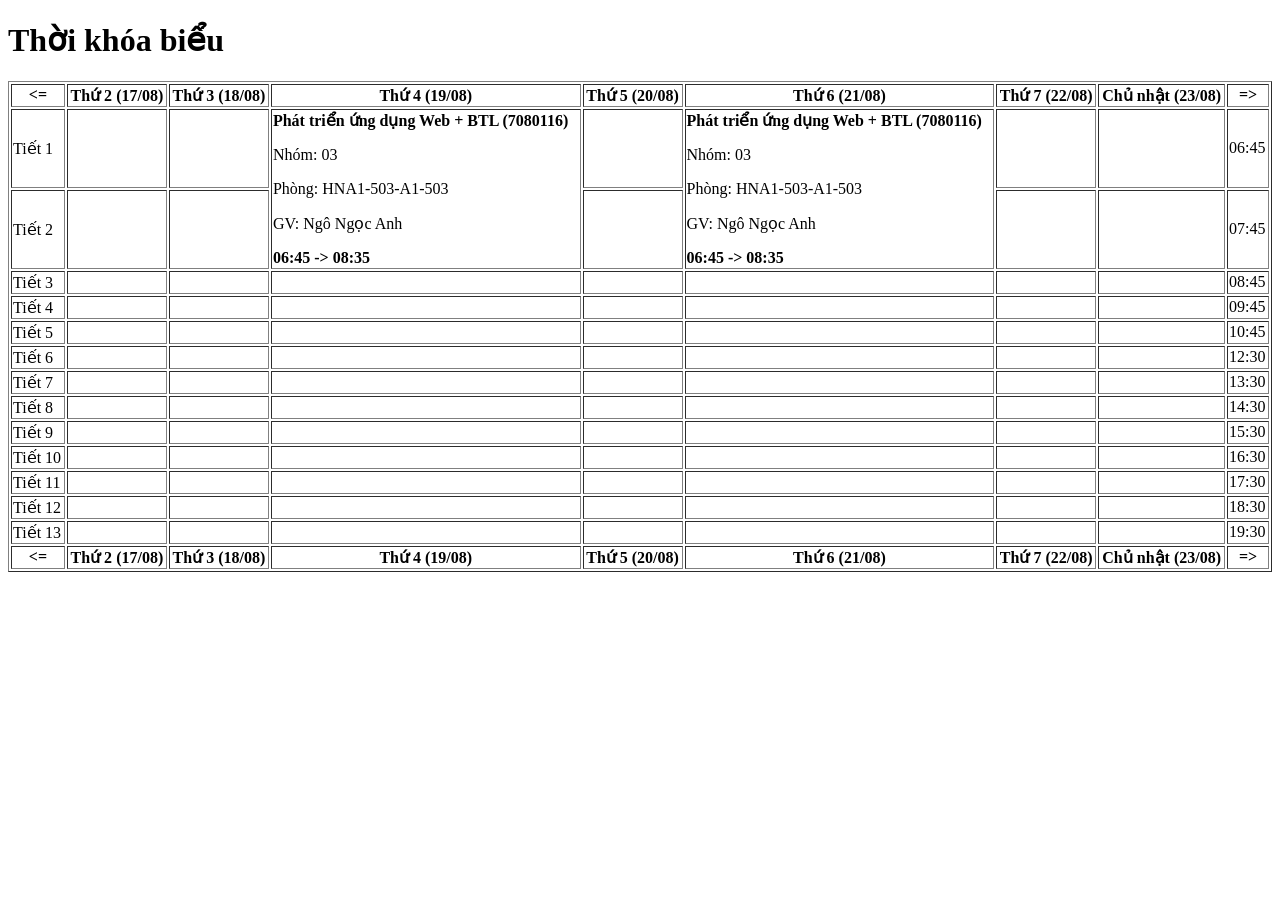
<file: Bai_3/kiem_tra.html>
<!DOCTYPE html>
<html lang="en">
<head>
    <meta charset="UTF-8">
    <meta name="viewport" content="width=device-width, initial-scale=1.0">
    <title>Thời khóa biểu</title>
</head>
<body>
    <h1>Thời khóa biểu</h1>
    <table border="1" width="100%">
        <tr>
            <th><=</th>
            <th>Thứ 2 <span>(17/08)</span></th>
            <th>Thứ 3 <span>(18/08)</span></th>
            <th>Thứ 4 <span>(19/08)</span></th>
            <th>Thứ 5 <span>(20/08)</span></th>
            <th>Thứ 6 <span>(21/08)</span></th>
            <th>Thứ 7 <span>(22/08)</span></th>
            <th>Chủ nhật <span>(23/08)</span></th>
            <th>=></th>
        </tr>
        <tr>
            <td>Tiết 1</td>
            <td></td>
            <td></td>
            <td rowspan="2">
                <b>Phát triển ứng dụng Web + BTL (7080116)</b>
                <p><span>Nhóm:</span> 03</p>
                <p><span>Phòng:</span> HNA1-503-A1-503</p>
                <p><span>GV:</span> Ngô Ngọc Anh</p>
                <b>06:45 -> 08:35</b>
            </td>
            <td></td>
            <td rowspan="2">
                <b>Phát triển ứng dụng Web + BTL (7080116)</b>
                <p><span>Nhóm:</span> 03</p>
                <p><span>Phòng:</span> HNA1-503-A1-503</p>
                <p><span>GV:</span> Ngô Ngọc Anh</p>
                <b>06:45 -> 08:35</b>
            </td>
            <td></td>
            <td></td>
            <td>06:45</td>
        </tr>
        <tr>
            <td>Tiết 2</td>
            <td></td>
            <td></td>
            <td></td>
            <td></td>
            <td></td>
            <td>07:45</td>
        </tr>
        <tr>
            <td>Tiết 3</td>
            <td></td>
            <td></td>
            <td></td>
            <td></td>
            <td></td>
            <td></td>
            <td></td>
            <td>08:45</td>
        </tr>
        <tr>
            <td>Tiết 4</td>
            <td></td>
            <td></td>
            <td></td>
            <td></td>
            <td></td>
            <td></td>
            <td></td>
            <td>09:45</td>
        </tr>
        <tr>
            <td>Tiết 5</td>
            <td></td>
            <td></td>
            <td></td>
            <td></td>
            <td></td>
            <td></td>
            <td></td>
            <td>10:45</td>
        </tr>
        <tr>
            <td>Tiết 6</td>
            <td></td>
            <td></td>
            <td></td>
            <td></td>
            <td></td>
            <td></td>
            <td></td>
            <td>12:30</td>
        </tr>
        <tr>
            <td>Tiết 7</td>
            <td></td>
            <td></td>
            <td></td>
            <td></td>
            <td></td>
            <td></td>
            <td></td>
            <td>13:30</td>
        </tr>
        <tr>
            <td>Tiết 8</td>
            <td></td>
            <td></td>
            <td></td>
            <td></td>
            <td></td>
            <td></td>
            <td></td>
            <td>14:30</td>
        </tr>
        <tr>
            <td>Tiết 9</td>
            <td></td>
            <td></td>
            <td></td>
            <td></td>
            <td></td>
            <td></td>
            <td></td>
            <td>15:30</td>
        </tr>
        <tr>
            <td>Tiết 10</td>
            <td></td>
            <td></td>
            <td></td>
            <td></td>
            <td></td>
            <td></td>
            <td></td>
            <td>16:30</td>
        </tr>
        <tr>
            <td>Tiết 11</td>
            <td></td>
            <td></td>
            <td></td>
            <td></td>
            <td></td>
            <td></td>
            <td></td>
            <td>17:30</td>
        </tr>
        <tr>
            <td>Tiết 12</td>
            <td></td>
            <td></td>
            <td></td>
            <td></td>
            <td></td>
            <td></td>
            <td></td>
            <td>18:30</td>
        </tr>
        <tr>
            <td>Tiết 13</td>
            <td></td>
            <td></td>
            <td></td>
            <td></td>
            <td></td>
            <td></td>
            <td></td>
            <td>19:30</td>
        </tr>
        <tr>
            <th><=</th>
            <th>Thứ 2 <span>(17/08)</span></th>
            <th>Thứ 3 <span>(18/08)</span></th>
            <th>Thứ 4 <span>(19/08)</span></th>
            <th>Thứ 5 <span>(20/08)</span></th>
            <th>Thứ 6 <span>(21/08)</span></th>
            <th>Thứ 7 <span>(22/08)</span></th>
            <th>Chủ nhật <span>(23/08)</span></th>
            <th>=></th>
        </tr>
    </table>
</body>
</html>
</file>
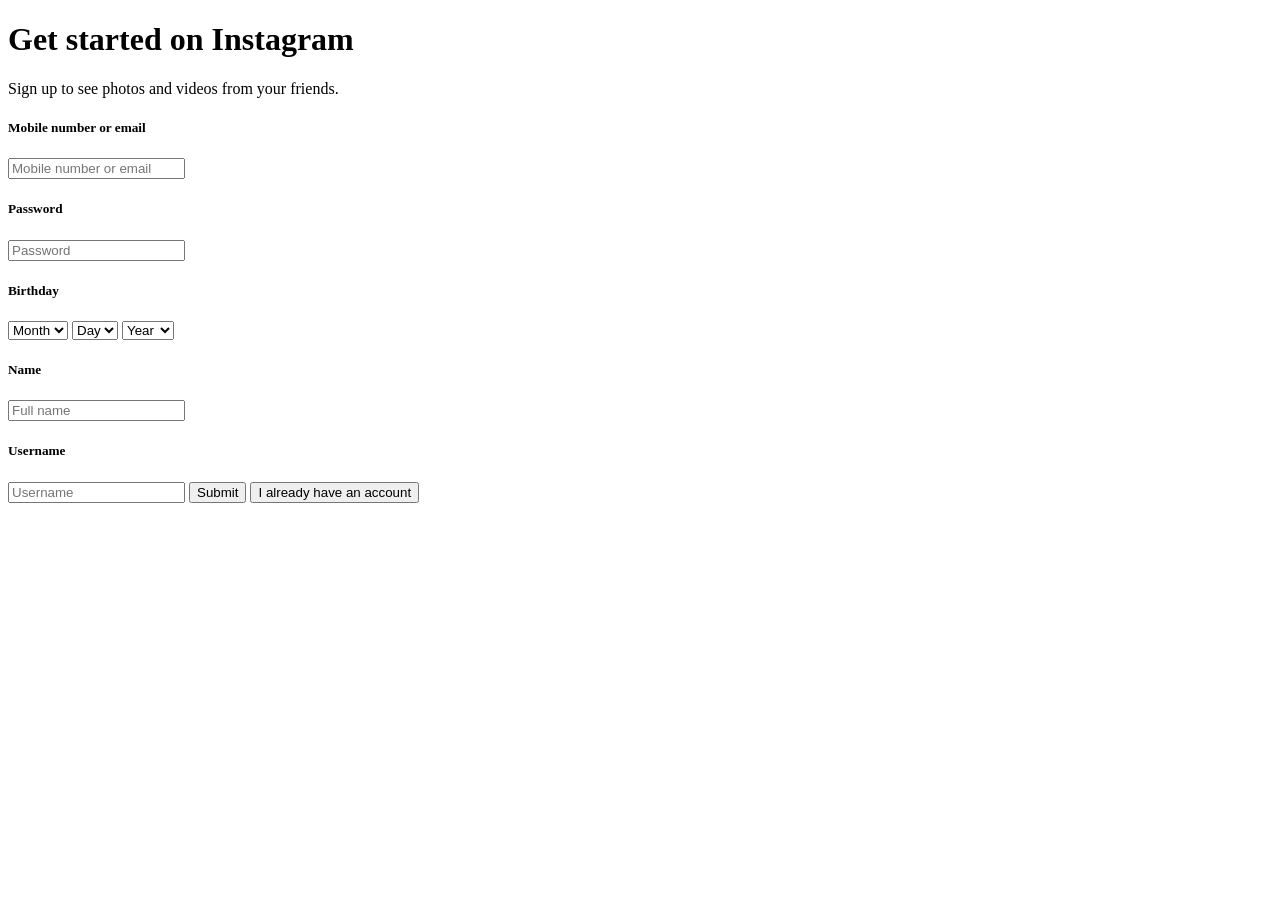
<file: Bai_5/form_dang_ky.html>
<!DOCTYPE html>
<html lang="en">
<head>
    <meta charset="UTF-8">
    <meta name="viewport" content="width=device-width, initial-scale=1.0">
    <title>Document</title>
</head>
<body>
    <h1>Get started on Instagram</h1>
    <p>Sign up to see photos and videos from your friends.</p>
    <form action="">
        <h5>Mobile number or email</h5>
        <input type="text" placeholder="Mobile number or email">
        <h5>Password</h5>
        <input tpye="password" placeholder="Password">
        <h5>Birthday</h5>
        <select name="" id=""> 
            <option value="">Month</option>
            <option value="">1</option>
            <option value="">2</option>
            <option value="">3</option>
            <option value="">4</option>
            <option value="">5</option>
            <option value="">6</option>
            <option value="">7</option>
            <option value="">8</option>
            <option value="">9</option>
            <option value="">10</option>
            <option value="">11</option>
            <option value="">12</option>
        </select>
        <select name="" id=""> 
            <option value="">Day</option>
            <option value="">1</option>
            <option value="">2</option>
            <option value="">3</option>
            <option value="">4</option>
            <option value="">5</option>
            <option value="">6</option>
            <option value="">7</option>
            <option value="">8</option>
            <option value="">9</option>
            <option value="">10</option>
            <option value="">11</option>
            <option value="">12</option>
            <option value="">13</option>
            <option value="">14</option>
            <option value="">15</option>
            <option value="">16</option>
            <option value="">17</option>
            <option value="">18</option>
            <option value="">19</option>
            <option value="">20</option>
            <option value="">21</option>
            <option value="">22</option>
            <option value="">23</option>
            <option value="">24</option>
            <option value="">25</option>
            <option value="">26</option>
            <option value="">27</option>
            <option value="">28</option>
            <option value="">29</option>
            <option value="">30</option>
            <option value="">31</option>
        </select>
        <select name="" id=""> 
            <option value="">Year</option>
            <option value="">2000</option>
            <option value="">2001</option>
            <option value="">2002</option>
            <option value="">2003</option>
            <option value="">2004</option>
            <option value="">2005</option>
            <option value="">2006</option>
            <option value="">2007</option>
            <option value="">2008</option>
            <option value="">2009</option>
        </select>

        <h5>Name</h5>
        <input type="text" placeholder="Full name">
        <h5>Username</h5>
        <input type="text" placeholder="Username">
        <button>Submit</button>
        <button>I already have an account</button>
    </form>
</body>
</html>
</file>
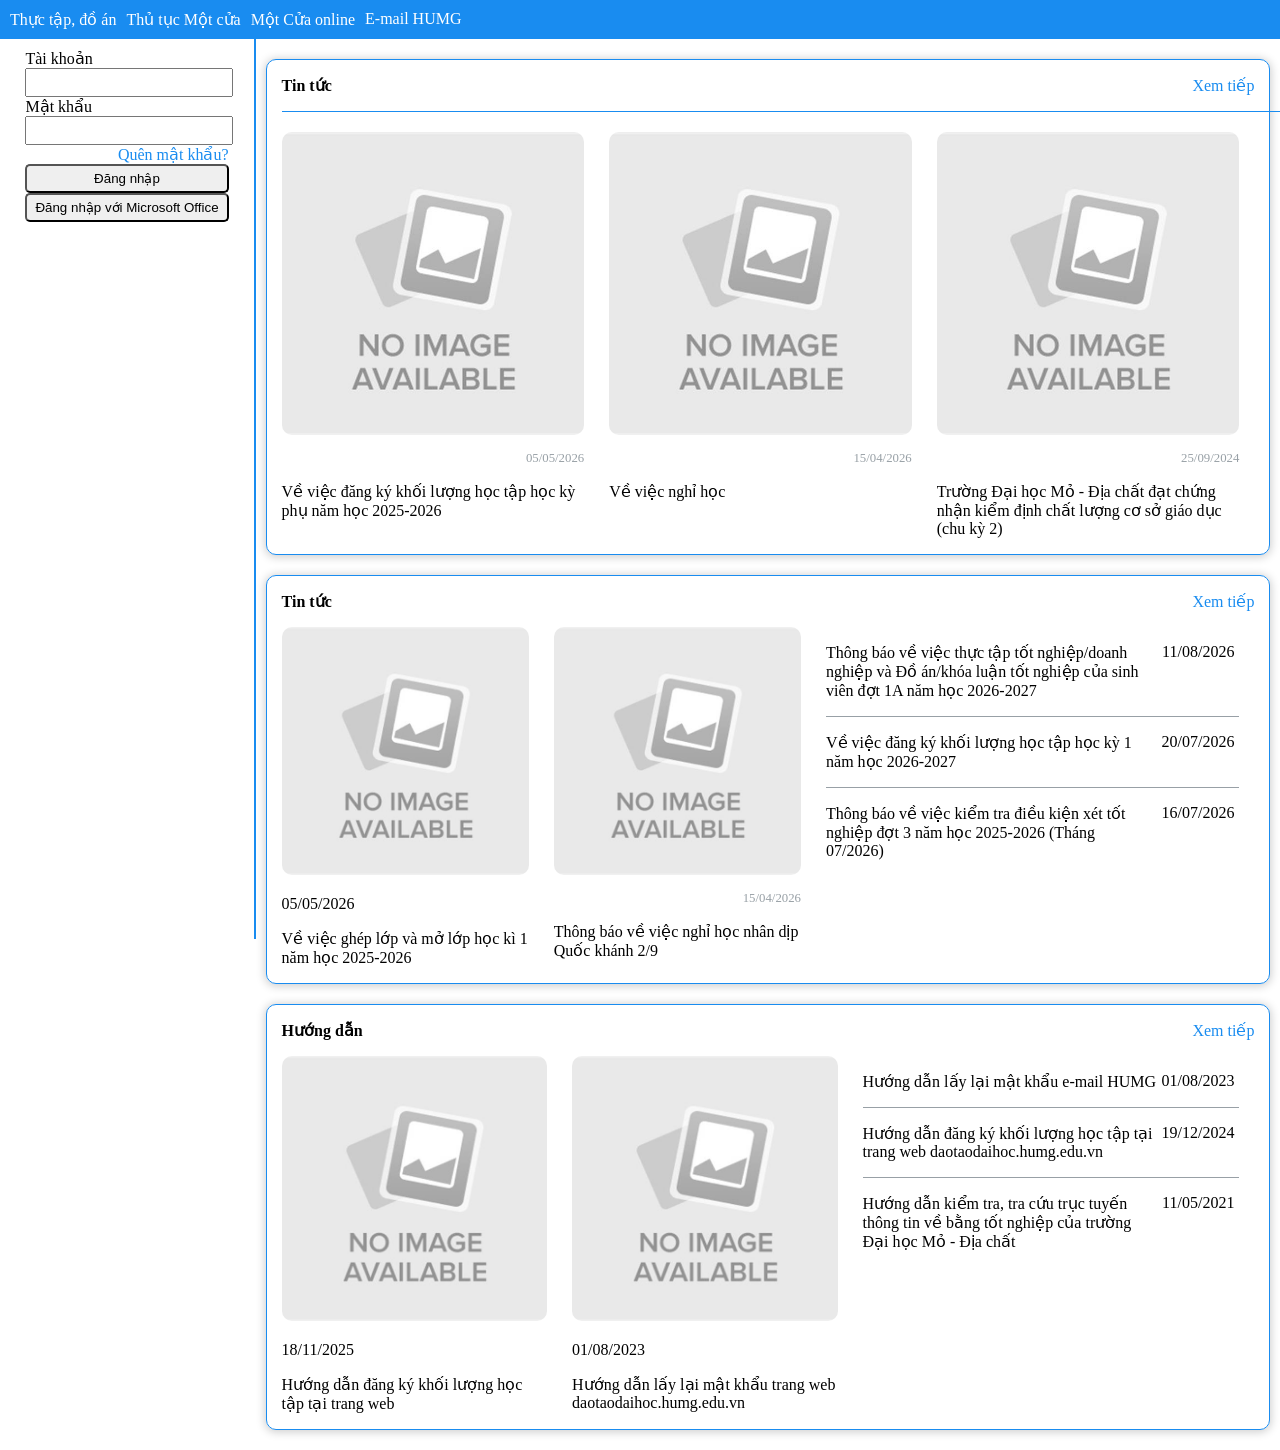
<file: Bai_6/daotaohumg.html>
<!DOCTYPE html>
<html lang="en">
<head>
    <meta charset="UTF-8">
    <meta name="viewport" content="width=device-width, initial-scale=1.0">
    <title>Đào tạo HUMG</title>
    <link rel="stylesheet" href="style.css">
</head>
<body>
    <!-- Danh mục -->
    <nav class="danh-muc">
        <ul class="danh-sach-muc">
            <li class="muc"><a href="#" class="lien-ket">Thực tập, đồ án</a></li>
            <li class="muc"><a href="#" class="lien-ket">Thủ tục Một cửa</a></li>
            <li class="muc"><a href="#" class="lien-ket">Một Cửa online</a></li>
            <li class="muc"><a href="#" class="lien-ket">E-mail HUMG</a></li>
        </ul>
    </nav>
    <main>
        <div class="trai">
            <div class="khoi-dang-nhap">
                <form action="">
                    <div class="khoi-thong-tin">
                        <p>Tài khoản</p>
                        <input type="text">
                    </div>
                    <div class="khoi-thong-tin">
                        <p>Mật khẩu</p>
                        <input type="password">
                    </div>
                    <div class="quen-mat-khau">
                        <a class="quen-mat-khau-lien-ket">Quên mật khẩu?</a>
                    </div>
                    <div class="khoi-thong-tin">
                        <button>Đăng nhập</button>
                        <button>Đăng nhập với Microsoft Office</button>
                    </div>
                </form>
            </div>
        </div>
        
        <div class="phai">
            <!-- Bảng tin 1 -->
            <div class="tin">
                <div class="chuc-nang">
                    <div class="tieu-de">
                        <p><b>Tin tức</b></p>
                    </div>
                    <div class="xem-tiep">
                        <p>Xem tiếp</p>
                    </div>
                </div>
                <div class="gach-ngang"></div>
                <div class="danh-sach-thong-bao">
                    <div class="thong-bao">
                        <img src="./assets/no_img.png" alt="">
                        <div class="khoi-thoi-gian">
                            <!-- <div class="gach-xam"></div> -->
                            <p class="thoi-gian">05/05/2026</p>
                        </div>
                        
                        <p class="tieu-de-tin">Về việc đăng ký khối lượng học tập
                            học kỳ phụ năm học 2025-2026
                        </p>
                    </div>
                    <div class="thong-bao">
                        <img src="./assets/no_img.png" alt="">
                        <div class="khoi-thoi-gian">
                            <!-- <div class="gach-xam"></div> -->
                            <p class="thoi-gian">15/04/2026</p>
                        </div>
                        
                        <p class="tieu-de-tin">Về việc nghỉ học
                        </p>
                    </div>
                    <div class="thong-bao">
                        <img src="./assets/no_img.png" alt="">
                        <div class="khoi-thoi-gian">
                            <!-- <div class="gach-xam"></div> -->
                            <p class="thoi-gian">25/09/2024</p>
                        </div>
                        <p class="tieu-de-tin">
                            Trường Đại học Mỏ - Địa chất đạt chứng nhận kiểm định chất lượng
                            cơ sở giáo dục (chu kỳ 2)
                        </p>
                    </div>
                </div>
            </div>

            <!-- Bảng tin 2 -->
            <div class="tin">
                <div class="chuc-nang">
                    <div class="tieu-de">
                        <p><b>Tin tức</b></p>
                    </div>
                    <div class="xem-tiep">
                        <p>Xem tiếp</p>
                    </div>
                </div>
                <div class="danh-sach-thong-bao">
                    <div class="thong-bao">
                        <img src="./assets/no_img.png" alt="">
                        <div class="khoi-thoi-gian">
                            <!-- <div class="gach-xam"></div> -->
                        </div>
                        <p class="thoi-gian">05/05/2026</p>
                        <p class="tieu-de-tin">Về việc ghép lớp và mở lớp học kì 1 năm học 2025-2026</p>
                    </div>
                    <div class="thong-bao">
                        <img src="./assets/no_img.png" alt="">
                        <div class="khoi-thoi-gian">
                            <!-- <div class="gach-xam"></div> -->
                            <p class="thoi-gian">15/04/2026</p>
                        </div>
                        
                        <p class="tieu-de-tin">Thông báo về việc nghỉ học nhân dịp Quốc khánh 2/9</p>
                    </div>
                    <div class="thong-bao">
                        <!-- <div> -->
                            <div class="thong-bao-su-kien">
                                <p>Thông báo về việc thực tập tốt nghiệp/doanh nghiệp và Đồ án/khóa luận tốt nghiệp của sinh viên đợt 1A
                                    năm học 2026-2027
                                </p>
                                <p class="thoi-gian">11/08/2026</p>
                            </div>
                            <div class="gach-xam2"></div>
                        <!-- </div> -->
                        <!-- <div> -->
                            <div class="thong-bao-su-kien">
                                <p>Về việc đăng ký khối lượng học tập học kỳ 1 năm học 2026-2027
                                </p>
                                <p class="thoi-gian">20/07/2026</p>
                            </div>
                            <div class="gach-xam2"></div>
                        <!-- </div> -->
                        <!-- <div> -->
                            <div class="thong-bao-su-kien">
                                <p>Thông báo về việc kiểm tra điều kiện xét tốt nghiệp đợt 3 năm học 2025-2026 (Tháng 07/2026)</p>
                                <p class="thoi-gian">16/07/2026</p>
                            </div>
                        <!-- </div> -->
                    </div>
                </div>
            </div>

            <!-- Bảng tin 3 -->
            <div class="tin">
                <div class="chuc-nang">
                    <div class="tieu-de">
                        <p><b>Hướng dẫn</b></p>
                    </div>
                    <div class="xem-tiep">
                        <p>Xem tiếp</p>
                    </div>
                </div>
                <div class="danh-sach-thong-bao">
                    <div class="thong-bao">
                        <img src="./assets/no_img.png" alt="">
                        <p class="thoi-gian">18/11/2025</p>
                        <p class="tieu-de-tin">Hướng dẫn đăng ký khối lượng học tập tại trang web</p>
                    </div>
                    <div class="thong-bao">
                        <img src="./assets/no_img.png" alt="">
                        <div class="thoi-gian">
                            <p class="thoi-gian">01/08/2023</p>
                        </div>
                        
                        <p class="tieu-de-tin">Hướng dẫn lấy lại mật khẩu trang web daotaodaihoc.humg.edu.vn</p>
                    </div>
                    <div class="thong-bao">
                        <div>
                            <div class="thong-bao-su-kien">
                                <p>Hướng dẫn lấy lại mật khẩu e-mail HUMG</p>
                                <p class="thoi-gian">01/08/2023</p>
                            </div>
                            <div class="gach-xam2"></div>
                        </div>
                        <div>
                            <div class="thong-bao-su-kien">
                                <p>Hướng dẫn đăng ký khối lượng học tập tại trang web daotaodaihoc.humg.edu.vn</p>
                                <p class="thoi-gian">19/12/2024</p>
                            </div>
                            <div class="gach-xam2"></div>
                        </div>
                        <div>
                            <div class="thong-bao-su-kien">
                                <p>Hướng dẫn kiểm tra, tra cứu trục tuyến thông tin về bằng tốt nghiệp của trường Đại học Mỏ - Địa chất</p>
                                <p class="thoi-gian">11/05/2021</p>
                            </div>
                        </div>
                    </div>
                </div>
            </div>
        </div>
    </main>
</body>
</html>
</file>
<file: Bai_5/style.css>
h3 {
    color: green;
}

#tieuDe {
    color: pink;
}

.tieuDe {
    background-color: black;
}

h3.tieuDe2 {
    background-color: orange;
}
</file>
<file: netflix/style.css>
html {
  height: 100%;
}
body {
  background-color: #2f2c38;
  color: white;
  font-family: sans-serif;
  min-height: 100vh;
}

.danh-sach-muc {
  list-style: none;
  display: flex;
  gap: 10px;
  align-items: center;
}

.lien-ket-muc {
  padding: 5px;
  text-decoration: none;
  color: #dbdbdd;
  font-weight: bold;
}

header {
  display: flex;
  justify-content: space-between;
  align-items: center;
}

.ten-the-loai {
  /* margin: 0 auto; */
  padding-left: 38px;
}

.muc {
  padding: 10px;
  border-radius: 25px;
}

.muc:hover {
  background-color: gray;
}

.logo {
  width: 50px;
  padding: 0;
}

.dang-chon {
  background-color: #4e4b52;
}

.avatar {
  width: 80%;
  border-radius: 10px;
}

.banner {
  /* background-color: aliceblue; */
  width: 95%;
  height: 40;
  margin: 20px auto 20px;
  border-radius: 30px;
}

.banner-anh {
  width: 100%;
  height: 500px;
  border-radius: 20px;
}

.danh-sach-the-loai {
  width: 95%;
  height: 28vh;
  margin-top: 20px auto;
}

.phim {
  display: flex;
  justify-content: space-between;
  gap: 5px;
}

.phim-poster {
  width: 24%;
  height: 15vh;
  border-radius: 15px;
  background-color: aliceblue;
}

.danh-sach-nhan-vat {
  display: flex;
  justify-content: space-between;
}

.nhan-vat {
  width: 130px;
  height: 130px;
  border-radius: 50%;
}
</file>
<file: Bai_6/style.css>
body {
    margin: 0;  /* sát 2 bên lề */
}
.danh-muc {
    background-color: #198cf0;
    padding: 10px;
}
.danh-sach-muc {
    /* bỏ dấu chấm ở danh sách khi dùng ul, li */
    list-style: none;
    padding: 0;
    /* sát lề trên */
    margin: 0;
    display: flex;
    gap: 10px;
}
.lien-ket {
    color: white;
    /* text-decoration: bỏ gạch chân */
    text-decoration: none;
}
main {
    display: flex;
}
.trai {
    width: 20%;
    height: 100vh;
    /* độ dày, loại đường viền, màu */
    border-right: 2px solid #198cf0;
}
.khoi-dang-nhap {
    height: 100px;
    width: 100%;
}
form {
    width: 80%;
    margin: 10px auto;
}
.khoi-thong-tin {
    width: 100%;
    gap: 10px;
}
.khoi-thong-tin p {
    margin: 0;
}
.khoi-thong-tin input {
    width: 100%;
    padding: 5px 0;
}
.quen-mat-khau {
    display: flex;
    justify-content: flex-end;
}
.quen-mat-khau-lien-ket {
    color: #198cf0;
    text-decoration: none;
}
button {
    width: 100%;
    padding: 5px 0;
    border-radius: 5px;
}
.login {
    margin-bottom: 10px;
}

.phai {
    width: 80%;
}

.tin {
    width: 95%;
    margin: 20px auto;
    border: 1px solid #198cf0;
    padding: 0 15px;
    border-radius: 10px;
    box-shadow: rgba(1, 1, 1, 0.2) 0px 1px 10px 1px;
}

.chuc-nang {
    display: flex;
    justify-content: space-between;
}

.xem-tiep {
    color: #198cf0;
}

.gach-ngang {
    background-color:  #198cf0;
    width: 1140px;
    height: 1px;
    margin-top: 0;
    margin-bottom: 20px;
}

.danh-sach-thong-bao {
    display: flex;
    gap: 10px;
}

.thong-bao {
    margin-right: 15px;
    border-radius: 10px;
}

.thong-bao img {
    width: 100%;
    object-fit: cover;
    border-radius: 10px;
}

.gach-xam {
    background-color:  #98a0a6;
    width: 60%;
    height: 1px;
    margin: 22px 0 0 0;
}

.khoi-thoi-gian .thoi-gian {
    color: #98a0a6;
    font-size: 0.8rem;
    text-align: right;
}

.tieu-de-tin {
    max-width: 40ch;
}


.thong-bao-su-kien {
    display: flex;
    justify-content: space-between;
}

.thong-bao-su-kien p {
    margin-right: 5px;
}

.gach-xam2 {
    background-color:  #98a0a6;
    width: 100%;
    height: 1px;
    margin: 0;
}
</file>
